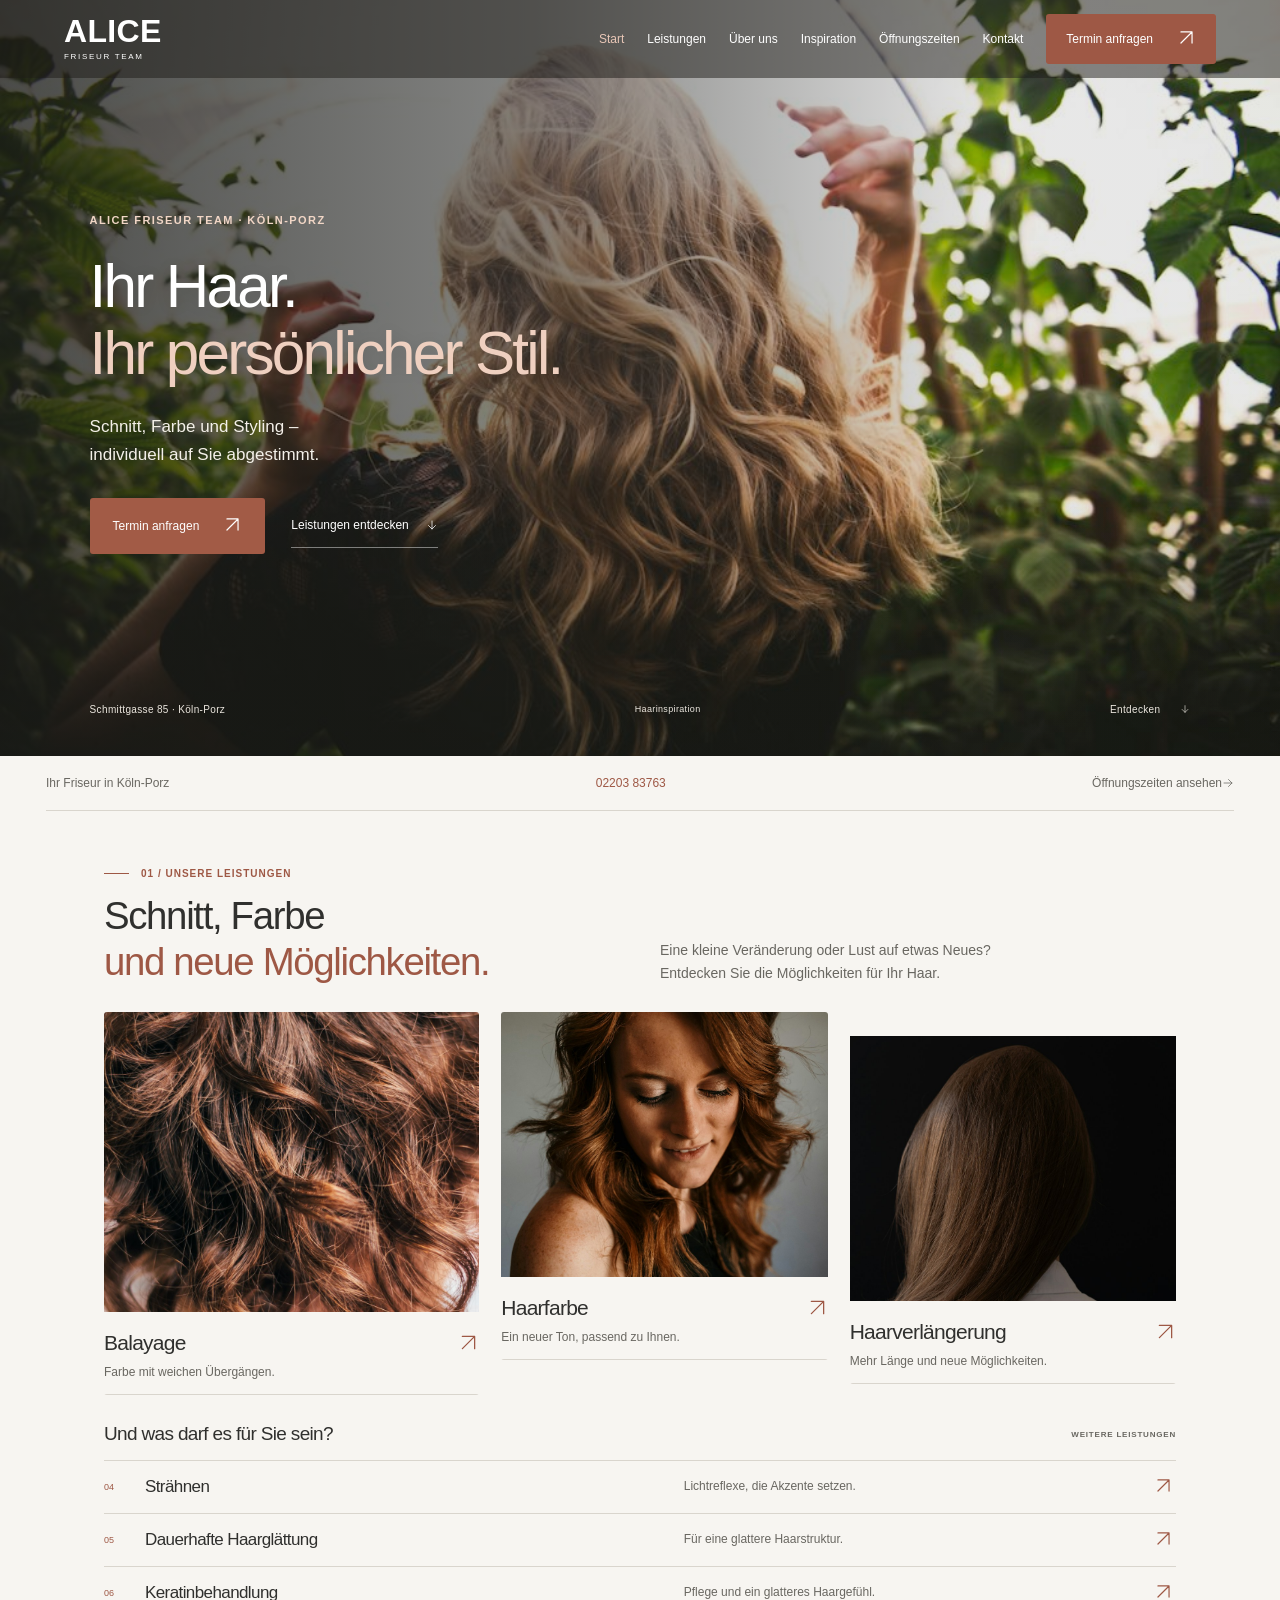
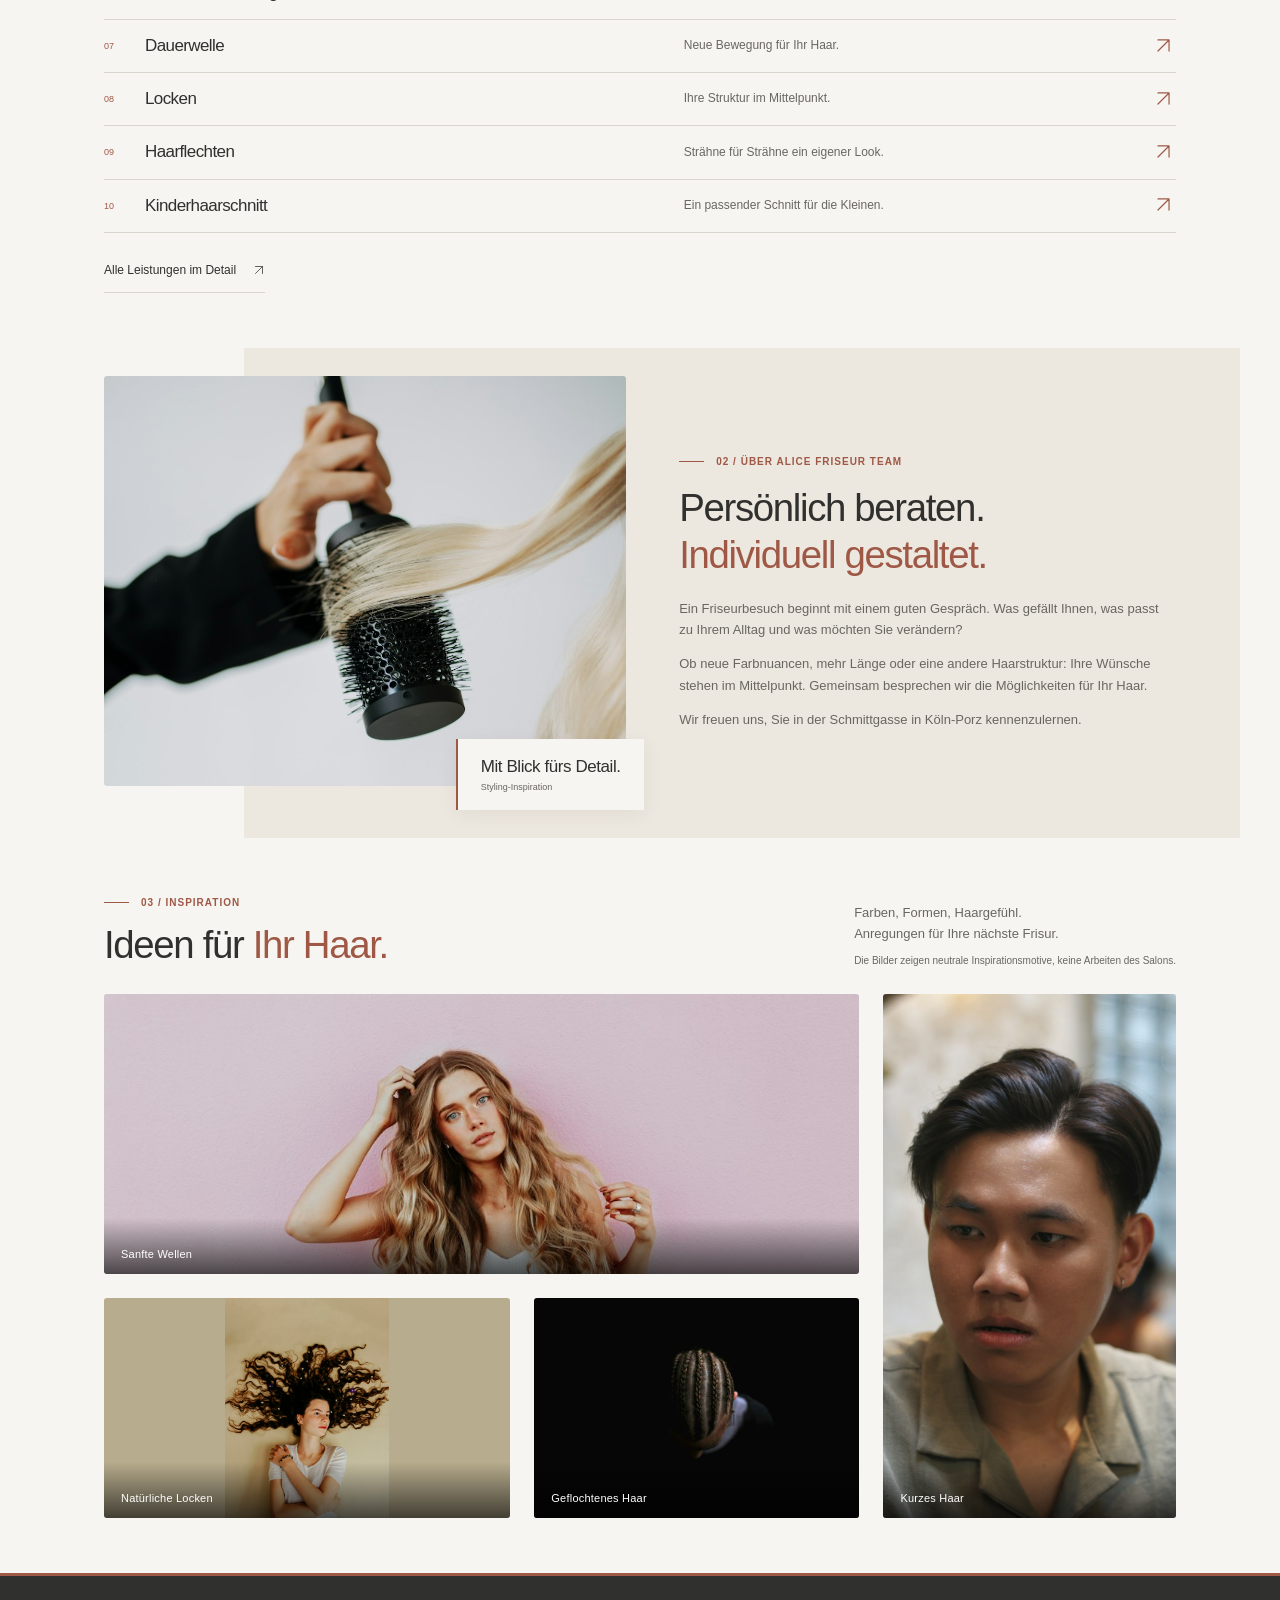
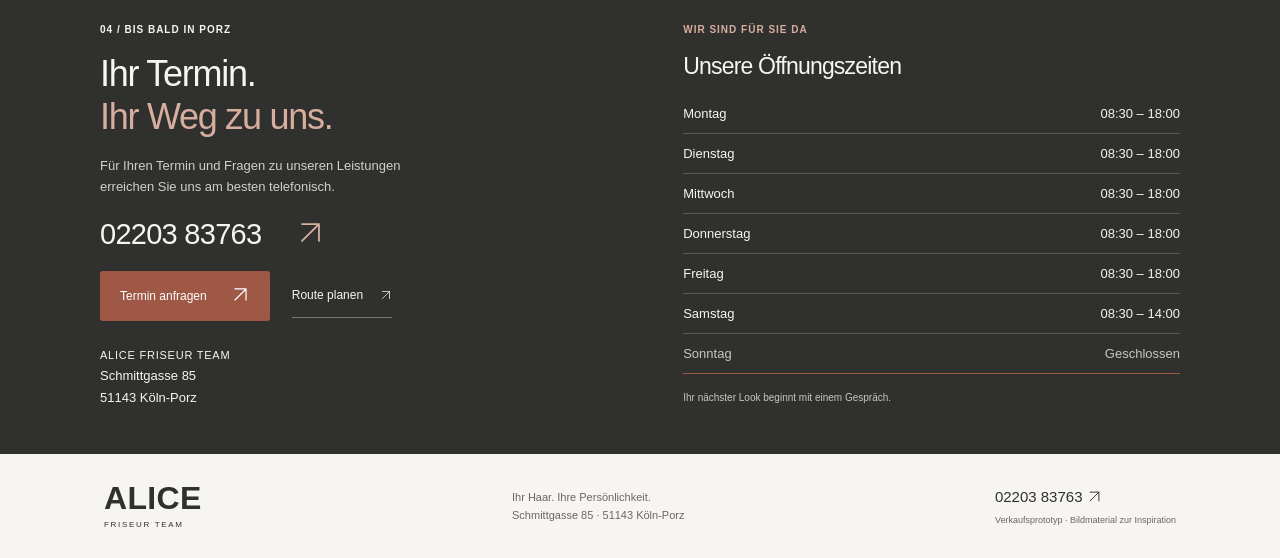
<file: index.html>
<!doctype html><html lang="de"><head><meta charset="UTF-8"><meta name="viewport" content="width=device-width, initial-scale=1"><meta name="theme-color" content="#f7f5f1"><title>Alice Friseur Team | Friseur in Köln-Porz</title><meta name="description" content="Alice Friseur Team in Köln-Porz – Friseursalon für Balayage, Haarfarbe, Extensions, Keratinbehandlungen, Locken und weitere Haarstylings."><link rel="icon" href="assets/favicon.svg" type="image/svg+xml"><link rel="stylesheet" href="style.css"><script src="script.js?v=2" defer></script></head><body class="home"><a class="skip-link" href="#inhalt">Zum Inhalt springen</a><header class="site-header"><a class="brand" href="index.html" aria-label="Alice Friseur Team – Startseite">ALICE<span>FRISEUR TEAM</span></a><button class="menu-toggle" aria-expanded="false" aria-controls="navigation"><span></span><span></span><span class="sr-only">Menü öffnen</span></button><nav id="navigation" aria-label="Hauptnavigation"><a href="index.html" aria-current="page">Start</a><a href="leistungen.html" >Leistungen</a><a href="index.html#ueber-uns">Über uns</a><a href="index.html#inspiration">Inspiration</a><a href="index.html#oeffnungszeiten">Öffnungszeiten</a><a href="index.html#kontakt">Kontakt</a><a class="button nav-cta" href="tel:+49220383763">Termin anfragen <span aria-hidden="true"><svg class="arrow-icon" xmlns="http://www.w3.org/2000/svg" viewBox="0 0 24 24" fill="none" stroke="currentColor" stroke-width="1.5" stroke-linecap="round" stroke-linejoin="round" aria-hidden="true" focusable="false"><path d="M5 19 19 5M5 5h14v14"/></svg></span></a></nav></header><main id="inhalt"><section class="hero"><img class="hero-image" src="assets/look-1.jpg" alt="Inspiration: langes blondes Haar mit sanften Wellen in natürlichem Licht" width="1000" height="668" fetchpriority="high" decoding="async"><div class="hero-copy"><p class="eyebrow">Alice Friseur Team · Köln-Porz</p><h1>Ihr Haar.<br><em>Ihr persönlicher Stil.</em></h1><p>Schnitt, Farbe und Styling –<br>individuell auf Sie abgestimmt.</p><div class="hero-actions"><a class="button" href="tel:+49220383763">Termin anfragen <span aria-hidden="true"><svg class="arrow-icon" xmlns="http://www.w3.org/2000/svg" viewBox="0 0 24 24" fill="none" stroke="currentColor" stroke-width="1.5" stroke-linecap="round" stroke-linejoin="round" aria-hidden="true" focusable="false"><path d="M5 19 19 5M5 5h14v14"/></svg></span></a><a class="text-link" href="#leistungen">Leistungen entdecken <span aria-hidden="true"><svg class="arrow-icon" xmlns="http://www.w3.org/2000/svg" viewBox="0 0 24 24" fill="none" stroke="currentColor" stroke-width="1.5" stroke-linecap="round" stroke-linejoin="round" aria-hidden="true" focusable="false"><path d="M12 4v16M5 13l7 7 7-7"/></svg></span></a></div></div><div class="hero-foot"><a href="#kontakt">Schmittgasse 85 · Köln-Porz</a><span>Haarinspiration</span><a href="#leistungen" aria-label="Unsere Leistungen entdecken">Entdecken <span aria-hidden="true"><svg class="arrow-icon" xmlns="http://www.w3.org/2000/svg" viewBox="0 0 24 24" fill="none" stroke="currentColor" stroke-width="1.5" stroke-linecap="round" stroke-linejoin="round" aria-hidden="true" focusable="false"><path d="M12 4v16M5 13l7 7 7-7"/></svg></span></a></div></section><div class="statement-strip"><span>Ihr Friseur in Köln-Porz</span><a href="tel:+49220383763">02203 83763</a><a href="#oeffnungszeiten">Öffnungszeiten ansehen <svg class="arrow-icon" xmlns="http://www.w3.org/2000/svg" viewBox="0 0 24 24" fill="none" stroke="currentColor" stroke-width="1.5" stroke-linecap="round" stroke-linejoin="round" aria-hidden="true" focusable="false"><path d="M4 12h16M13 5l7 7-7 7"/></svg></a></div><section class="services section" id="leistungen"><div class="section-heading"><p class="eyebrow">01 / UNSERE LEISTUNGEN</p><h2>Schnitt, Farbe<br><em>und neue Möglichkeiten.</em></h2><p>Eine kleine Veränderung oder Lust auf etwas Neues? Entdecken Sie die Möglichkeiten für Ihr Haar.</p></div><div class="featured-services"><a class="featured-balayage" href="leistungen.html#balayage"><img src="assets/look-5.jpg" alt="Inspiration: warme Farbnuancen und Bewegung im Haar" width="1000" height="1500" loading="lazy" decoding="async"><div class="feature-photo-caption"><h3>Balayage <span aria-hidden="true"><svg class="arrow-icon" xmlns="http://www.w3.org/2000/svg" viewBox="0 0 24 24" fill="none" stroke="currentColor" stroke-width="1.5" stroke-linecap="round" stroke-linejoin="round" aria-hidden="true" focusable="false"><path d="M5 19 19 5M5 5h14v14"/></svg></span></h3><p>Farbe mit weichen Übergängen.</p></div></a><a class="featured-color" href="leistungen.html#haarfaerbung"><img src="assets/look-4.jpg" alt="Inspiration: warmes kupferbraunes Haar" width="1000" height="1500" loading="lazy" decoding="async"><div class="feature-photo-caption"><h3>Haarfarbe <span aria-hidden="true"><svg class="arrow-icon" xmlns="http://www.w3.org/2000/svg" viewBox="0 0 24 24" fill="none" stroke="currentColor" stroke-width="1.5" stroke-linecap="round" stroke-linejoin="round" aria-hidden="true" focusable="false"><path d="M5 19 19 5M5 5h14v14"/></svg></span></h3><p>Ein neuer Ton, passend zu Ihnen.</p></div></a><a class="featured-length" href="leistungen.html#extensions"><img src="assets/look-8.jpg" alt="Inspiration: langes glattes braunes Haar" width="1000" height="1500" loading="lazy" decoding="async"><div class="feature-photo-caption"><h3>Haarverlängerung <span aria-hidden="true"><svg class="arrow-icon" xmlns="http://www.w3.org/2000/svg" viewBox="0 0 24 24" fill="none" stroke="currentColor" stroke-width="1.5" stroke-linecap="round" stroke-linejoin="round" aria-hidden="true" focusable="false"><path d="M5 19 19 5M5 5h14v14"/></svg></span></h3><p>Mehr Länge und neue Möglichkeiten.</p></div></a></div><div class="more-heading"><h3>Und was darf es für Sie sein?</h3><span class="eyebrow">WEITERE LEISTUNGEN</span></div><div class="services-list"><a class="service-row" href="leistungen.html#highlights"><span class="service-number">04</span><h3>Strähnen</h3><p>Lichtreflexe, die Akzente setzen.</p><span class="row-arrow" aria-hidden="true"><svg class="arrow-icon" xmlns="http://www.w3.org/2000/svg" viewBox="0 0 24 24" fill="none" stroke="currentColor" stroke-width="1.5" stroke-linecap="round" stroke-linejoin="round" aria-hidden="true" focusable="false"><path d="M5 19 19 5M5 5h14v14"/></svg></span></a><a class="service-row" href="leistungen.html#haarglaettung"><span class="service-number">05</span><h3>Dauerhafte Haarglättung</h3><p>Für eine glattere Haarstruktur.</p><span class="row-arrow" aria-hidden="true"><svg class="arrow-icon" xmlns="http://www.w3.org/2000/svg" viewBox="0 0 24 24" fill="none" stroke="currentColor" stroke-width="1.5" stroke-linecap="round" stroke-linejoin="round" aria-hidden="true" focusable="false"><path d="M5 19 19 5M5 5h14v14"/></svg></span></a><a class="service-row" href="leistungen.html#keratinbehandlung"><span class="service-number">06</span><h3>Keratinbehandlung</h3><p>Pflege und ein glatteres Haargefühl.</p><span class="row-arrow" aria-hidden="true"><svg class="arrow-icon" xmlns="http://www.w3.org/2000/svg" viewBox="0 0 24 24" fill="none" stroke="currentColor" stroke-width="1.5" stroke-linecap="round" stroke-linejoin="round" aria-hidden="true" focusable="false"><path d="M5 19 19 5M5 5h14v14"/></svg></span></a><a class="service-row" href="leistungen.html#dauerwelle"><span class="service-number">07</span><h3>Dauerwelle</h3><p>Neue Bewegung für Ihr Haar.</p><span class="row-arrow" aria-hidden="true"><svg class="arrow-icon" xmlns="http://www.w3.org/2000/svg" viewBox="0 0 24 24" fill="none" stroke="currentColor" stroke-width="1.5" stroke-linecap="round" stroke-linejoin="round" aria-hidden="true" focusable="false"><path d="M5 19 19 5M5 5h14v14"/></svg></span></a><a class="service-row" href="leistungen.html#locken"><span class="service-number">08</span><h3>Locken</h3><p>Ihre Struktur im Mittelpunkt.</p><span class="row-arrow" aria-hidden="true"><svg class="arrow-icon" xmlns="http://www.w3.org/2000/svg" viewBox="0 0 24 24" fill="none" stroke="currentColor" stroke-width="1.5" stroke-linecap="round" stroke-linejoin="round" aria-hidden="true" focusable="false"><path d="M5 19 19 5M5 5h14v14"/></svg></span></a><a class="service-row" href="leistungen.html#haarflechten"><span class="service-number">09</span><h3>Haarflechten</h3><p>Strähne für Strähne ein eigener Look.</p><span class="row-arrow" aria-hidden="true"><svg class="arrow-icon" xmlns="http://www.w3.org/2000/svg" viewBox="0 0 24 24" fill="none" stroke="currentColor" stroke-width="1.5" stroke-linecap="round" stroke-linejoin="round" aria-hidden="true" focusable="false"><path d="M5 19 19 5M5 5h14v14"/></svg></span></a><a class="service-row" href="leistungen.html#kinderhaarschnitt"><span class="service-number">10</span><h3>Kinderhaarschnitt</h3><p>Ein passender Schnitt für die Kleinen.</p><span class="row-arrow" aria-hidden="true"><svg class="arrow-icon" xmlns="http://www.w3.org/2000/svg" viewBox="0 0 24 24" fill="none" stroke="currentColor" stroke-width="1.5" stroke-linecap="round" stroke-linejoin="round" aria-hidden="true" focusable="false"><path d="M5 19 19 5M5 5h14v14"/></svg></span></a></div><a class="text-link all-services" href="leistungen.html">Alle Leistungen im Detail <span aria-hidden="true"><svg class="arrow-icon" xmlns="http://www.w3.org/2000/svg" viewBox="0 0 24 24" fill="none" stroke="currentColor" stroke-width="1.5" stroke-linecap="round" stroke-linejoin="round" aria-hidden="true" focusable="false"><path d="M5 19 19 5M5 5h14v14"/></svg></span></a></section><section class="about section" id="ueber-uns"><figure class="about-photo"><img src="assets/look-3.jpg" alt="Inspirationsmotiv: blondes Haar wird mit einer Rundbürste geföhnt" width="1000" height="1500" loading="lazy" decoding="async"><figcaption><span>Mit Blick fürs Detail.</span> Styling-Inspiration</figcaption></figure><div class="about-copy"><p class="eyebrow">02 / Über Alice Friseur Team</p><h2>Persönlich beraten.<br><em>Individuell gestaltet.</em></h2><p>Ein Friseurbesuch beginnt mit einem guten Gespräch. Was gefällt Ihnen, was passt zu Ihrem Alltag und was möchten Sie verändern?</p><p>Ob neue Farbnuancen, mehr Länge oder eine andere Haarstruktur: Ihre Wünsche stehen im Mittelpunkt. Gemeinsam besprechen wir die Möglichkeiten für Ihr Haar.</p><p>Wir freuen uns, Sie in der Schmittgasse in Köln-Porz kennenzulernen.</p></div></section><section class="inspiration section" id="inspiration"><div class="inspiration-heading"><div><p class="eyebrow">03 / Inspiration</p><h2>Ideen für <em>Ihr Haar.</em></h2></div><p>Farben, Formen, Haargefühl.<br>Anregungen für Ihre nächste Frisur.<br><small>Die Bilder zeigen neutrale Inspirationsmotive, keine Arbeiten des Salons.</small></p></div><div class="gallery"><figure><img src="assets/look-2.jpg" alt="Inspiration: Lange blonde Wellen vor rosafarbenem Hintergrund" width="1000" height="667" loading="lazy" decoding="async"><figcaption>Sanfte Wellen</figcaption></figure><figure><img src="assets/look-9.jpg" alt="Inspiration: Herrenfrisur mit kurzem dunklem Haar" width="1000" height="1350" loading="lazy" decoding="async"><figcaption>Kurzes Haar</figcaption></figure><figure><img src="assets/look-6.jpg" alt="Inspiration: Dunkle Naturlocken in Bewegung" width="1000" height="1343" loading="lazy" decoding="async"><figcaption>Natürliche Locken</figcaption></figure><figure><img src="assets/look-7.jpg" alt="Inspiration: Detail einer geflochtenen Frisur" width="1000" height="667" loading="lazy" decoding="async"><figcaption>Geflochtenes Haar</figcaption></figure></div></section><section class="visit section" id="kontakt"><div class="visit-intro"><p class="eyebrow">04 / BIS BALD IN PORZ</p><h2>Ihr Termin.<br><em>Ihr Weg zu uns.</em></h2><p>Für Ihren Termin und Fragen zu unseren Leistungen erreichen Sie uns am besten telefonisch.</p><a class="phone-link" href="tel:+49220383763">02203 83763 <span aria-hidden="true"><svg class="arrow-icon" xmlns="http://www.w3.org/2000/svg" viewBox="0 0 24 24" fill="none" stroke="currentColor" stroke-width="1.5" stroke-linecap="round" stroke-linejoin="round" aria-hidden="true" focusable="false"><path d="M5 19 19 5M5 5h14v14"/></svg></span></a><div class="contact-actions"><a class="button" href="tel:+49220383763">Termin anfragen <span aria-hidden="true"><svg class="arrow-icon" xmlns="http://www.w3.org/2000/svg" viewBox="0 0 24 24" fill="none" stroke="currentColor" stroke-width="1.5" stroke-linecap="round" stroke-linejoin="round" aria-hidden="true" focusable="false"><path d="M5 19 19 5M5 5h14v14"/></svg></span></a><a class="text-link" href="https://www.google.com/maps/dir/?api=1&destination=Schmittgasse%2085%2C%2051143%20K%C3%B6ln" target="_blank" rel="noopener noreferrer">Route planen <span aria-hidden="true"><svg class="arrow-icon" xmlns="http://www.w3.org/2000/svg" viewBox="0 0 24 24" fill="none" stroke="currentColor" stroke-width="1.5" stroke-linecap="round" stroke-linejoin="round" aria-hidden="true" focusable="false"><path d="M5 19 19 5M5 5h14v14"/></svg></span><span class="sr-only"> (öffnet einen neuen Tab)</span></a></div><address><strong>ALICE FRISEUR TEAM</strong><br>Schmittgasse 85<br>51143 Köln-Porz</address></div><div class="hours" id="oeffnungszeiten"><p class="eyebrow">WIR SIND FÜR SIE DA</p><h3>Unsere Öffnungszeiten</h3><dl><div><dt>Montag</dt><dd>08:30 – 18:00</dd></div><div><dt>Dienstag</dt><dd>08:30 – 18:00</dd></div><div><dt>Mittwoch</dt><dd>08:30 – 18:00</dd></div><div><dt>Donnerstag</dt><dd>08:30 – 18:00</dd></div><div><dt>Freitag</dt><dd>08:30 – 18:00</dd></div><div><dt>Samstag</dt><dd>08:30 – 14:00</dd></div><div class="closed"><dt>Sonntag</dt><dd>Geschlossen</dd></div></dl><p class="hours-note">Ihr nächster Look beginnt mit einem Gespräch.</p></div></section></main><footer><a class="brand" href="index.html">ALICE<span>FRISEUR TEAM</span></a><p>Ihr Haar. Ihre Persönlichkeit.<br>Schmittgasse 85 · 51143 Köln-Porz</p><div><a href="tel:+49220383763">02203 83763 <svg class="arrow-icon" xmlns="http://www.w3.org/2000/svg" viewBox="0 0 24 24" fill="none" stroke="currentColor" stroke-width="1.5" stroke-linecap="round" stroke-linejoin="round" aria-hidden="true" focusable="false"><path d="M5 19 19 5M5 5h14v14"/></svg></a><span class="prototype-note">Verkaufsprototyp · Bildmaterial zur Inspiration</span></div></footer></body></html>
</file>
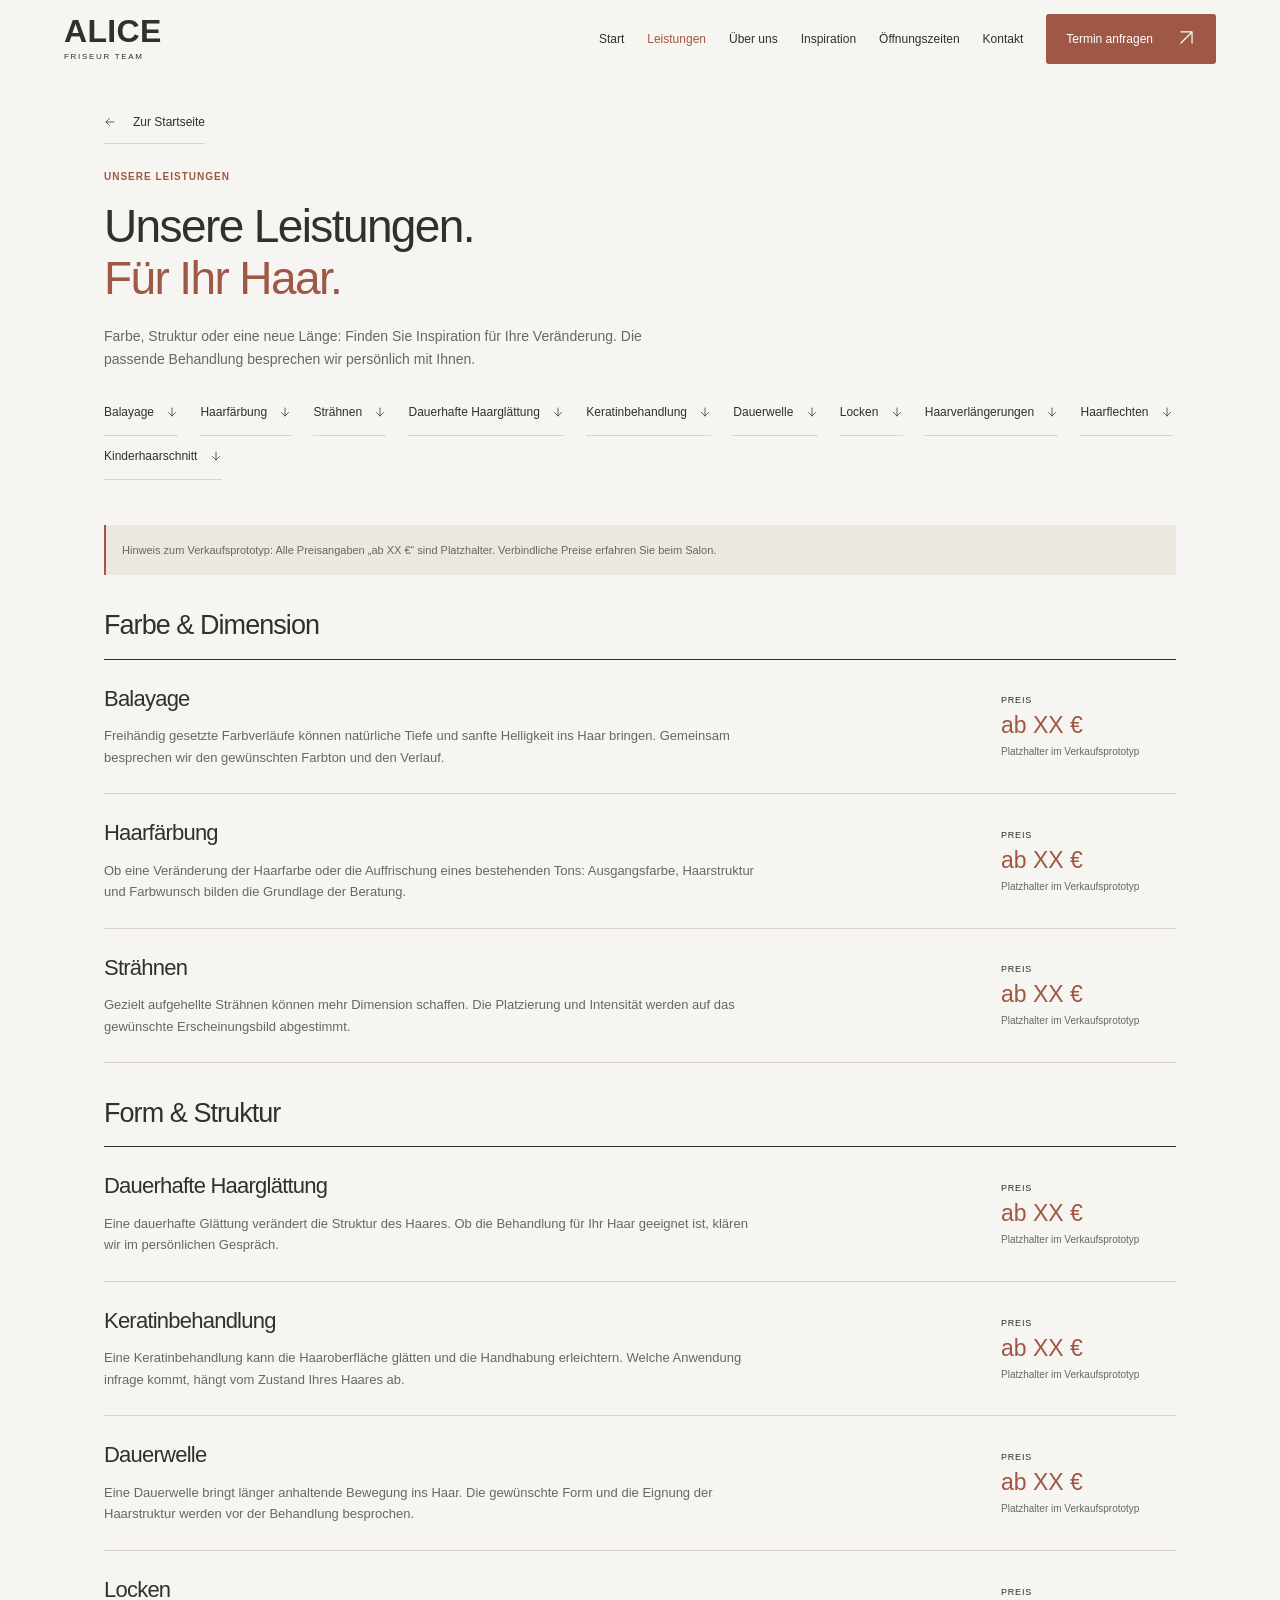
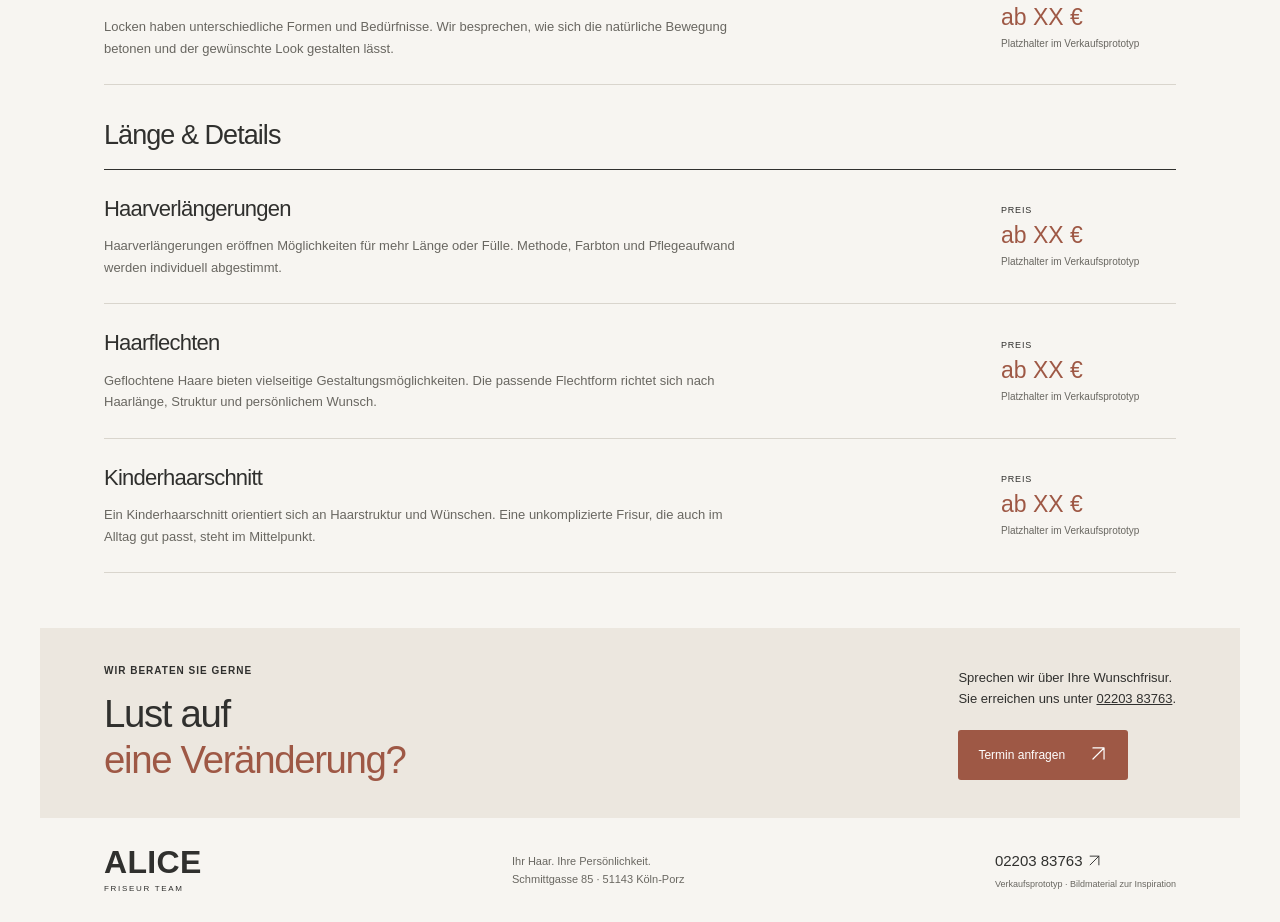
<file: leistungen.html>
<!doctype html><html lang="de"><head><meta charset="UTF-8"><meta name="viewport" content="width=device-width, initial-scale=1"><meta name="theme-color" content="#f7f5f1"><title>Leistungen | Alice Friseur Team in Köln-Porz</title><meta name="description" content="Entdecken Sie alle Leistungen von Alice Friseur Team: Balayage, Haarfarbe, Strähnen, Haarverlängerungen, Locken und mehr in Köln-Porz."><link rel="icon" href="assets/favicon.svg" type="image/svg+xml"><link rel="stylesheet" href="style.css"><script src="script.js?v=2" defer></script></head><body><a class="skip-link" href="#inhalt">Zum Inhalt springen</a><header class="site-header"><a class="brand" href="index.html" aria-label="Alice Friseur Team – Startseite">ALICE<span>FRISEUR TEAM</span></a><button class="menu-toggle" aria-expanded="false" aria-controls="navigation"><span></span><span></span><span class="sr-only">Menü öffnen</span></button><nav id="navigation" aria-label="Hauptnavigation"><a href="index.html" >Start</a><a href="leistungen.html" aria-current="page">Leistungen</a><a href="index.html#ueber-uns">Über uns</a><a href="index.html#inspiration">Inspiration</a><a href="index.html#oeffnungszeiten">Öffnungszeiten</a><a href="index.html#kontakt">Kontakt</a><a class="button nav-cta" href="tel:+49220383763">Termin anfragen <span aria-hidden="true"><svg class="arrow-icon" xmlns="http://www.w3.org/2000/svg" viewBox="0 0 24 24" fill="none" stroke="currentColor" stroke-width="1.5" stroke-linecap="round" stroke-linejoin="round" aria-hidden="true" focusable="false"><path d="M5 19 19 5M5 5h14v14"/></svg></span></a></nav></header><main id="inhalt"><section class="detail-hero section"><a class="text-link" href="index.html"><svg class="arrow-icon" xmlns="http://www.w3.org/2000/svg" viewBox="0 0 24 24" fill="none" stroke="currentColor" stroke-width="1.5" stroke-linecap="round" stroke-linejoin="round" aria-hidden="true" focusable="false"><path d="M20 12H4M11 5l-7 7 7 7"/></svg> Zur Startseite</a><p class="eyebrow">UNSERE LEISTUNGEN</p><h1>Unsere Leistungen.<br><em>Für Ihr Haar.</em></h1><p>Farbe, Struktur oder eine neue Länge: Finden Sie Inspiration für Ihre Veränderung. Die passende Behandlung besprechen wir persönlich mit Ihnen.</p><nav class="service-jump" aria-label="Direkt zu einer Leistung"><a href="#balayage">Balayage <span aria-hidden="true"><svg class="arrow-icon" xmlns="http://www.w3.org/2000/svg" viewBox="0 0 24 24" fill="none" stroke="currentColor" stroke-width="1.5" stroke-linecap="round" stroke-linejoin="round" aria-hidden="true" focusable="false"><path d="M12 4v16M5 13l7 7 7-7"/></svg></span></a><a href="#haarfaerbung">Haarfärbung <span aria-hidden="true"><svg class="arrow-icon" xmlns="http://www.w3.org/2000/svg" viewBox="0 0 24 24" fill="none" stroke="currentColor" stroke-width="1.5" stroke-linecap="round" stroke-linejoin="round" aria-hidden="true" focusable="false"><path d="M12 4v16M5 13l7 7 7-7"/></svg></span></a><a href="#highlights">Strähnen <span aria-hidden="true"><svg class="arrow-icon" xmlns="http://www.w3.org/2000/svg" viewBox="0 0 24 24" fill="none" stroke="currentColor" stroke-width="1.5" stroke-linecap="round" stroke-linejoin="round" aria-hidden="true" focusable="false"><path d="M12 4v16M5 13l7 7 7-7"/></svg></span></a><a href="#haarglaettung">Dauerhafte Haarglättung <span aria-hidden="true"><svg class="arrow-icon" xmlns="http://www.w3.org/2000/svg" viewBox="0 0 24 24" fill="none" stroke="currentColor" stroke-width="1.5" stroke-linecap="round" stroke-linejoin="round" aria-hidden="true" focusable="false"><path d="M12 4v16M5 13l7 7 7-7"/></svg></span></a><a href="#keratinbehandlung">Keratinbehandlung <span aria-hidden="true"><svg class="arrow-icon" xmlns="http://www.w3.org/2000/svg" viewBox="0 0 24 24" fill="none" stroke="currentColor" stroke-width="1.5" stroke-linecap="round" stroke-linejoin="round" aria-hidden="true" focusable="false"><path d="M12 4v16M5 13l7 7 7-7"/></svg></span></a><a href="#dauerwelle">Dauerwelle <span aria-hidden="true"><svg class="arrow-icon" xmlns="http://www.w3.org/2000/svg" viewBox="0 0 24 24" fill="none" stroke="currentColor" stroke-width="1.5" stroke-linecap="round" stroke-linejoin="round" aria-hidden="true" focusable="false"><path d="M12 4v16M5 13l7 7 7-7"/></svg></span></a><a href="#locken">Locken <span aria-hidden="true"><svg class="arrow-icon" xmlns="http://www.w3.org/2000/svg" viewBox="0 0 24 24" fill="none" stroke="currentColor" stroke-width="1.5" stroke-linecap="round" stroke-linejoin="round" aria-hidden="true" focusable="false"><path d="M12 4v16M5 13l7 7 7-7"/></svg></span></a><a href="#extensions">Haarverlängerungen <span aria-hidden="true"><svg class="arrow-icon" xmlns="http://www.w3.org/2000/svg" viewBox="0 0 24 24" fill="none" stroke="currentColor" stroke-width="1.5" stroke-linecap="round" stroke-linejoin="round" aria-hidden="true" focusable="false"><path d="M12 4v16M5 13l7 7 7-7"/></svg></span></a><a href="#haarflechten">Haarflechten <span aria-hidden="true"><svg class="arrow-icon" xmlns="http://www.w3.org/2000/svg" viewBox="0 0 24 24" fill="none" stroke="currentColor" stroke-width="1.5" stroke-linecap="round" stroke-linejoin="round" aria-hidden="true" focusable="false"><path d="M12 4v16M5 13l7 7 7-7"/></svg></span></a><a href="#kinderhaarschnitt">Kinderhaarschnitt <span aria-hidden="true"><svg class="arrow-icon" xmlns="http://www.w3.org/2000/svg" viewBox="0 0 24 24" fill="none" stroke="currentColor" stroke-width="1.5" stroke-linecap="round" stroke-linejoin="round" aria-hidden="true" focusable="false"><path d="M12 4v16M5 13l7 7 7-7"/></svg></span></a></nav></section><div class="detail-content section"><p class="price-disclaimer">Hinweis zum Verkaufsprototyp: Alle Preisangaben „ab XX €“ sind Platzhalter. Verbindliche Preise erfahren Sie beim Salon.</p><section class="detail-group"><h2>Farbe & Dimension</h2><article class="detail-row" id="balayage"><div><h3>Balayage</h3><p>Freihändig gesetzte Farbverläufe können natürliche Tiefe und sanfte Helligkeit ins Haar bringen. Gemeinsam besprechen wir den gewünschten Farbton und den Verlauf.</p></div><div class="price"><span>PREIS</span><!-- PREISPLATZHALTER: Hier den bestätigten Salonpreis einsetzen. --><strong>ab XX €</strong><small>Platzhalter im Verkaufsprototyp</small></div></article><article class="detail-row" id="haarfaerbung"><div><h3>Haarfärbung</h3><p>Ob eine Veränderung der Haarfarbe oder die Auffrischung eines bestehenden Tons: Ausgangsfarbe, Haarstruktur und Farbwunsch bilden die Grundlage der Beratung.</p></div><div class="price"><span>PREIS</span><!-- PREISPLATZHALTER: Hier den bestätigten Salonpreis einsetzen. --><strong>ab XX €</strong><small>Platzhalter im Verkaufsprototyp</small></div></article><article class="detail-row" id="highlights"><div><h3>Strähnen</h3><p>Gezielt aufgehellte Strähnen können mehr Dimension schaffen. Die Platzierung und Intensität werden auf das gewünschte Erscheinungsbild abgestimmt.</p></div><div class="price"><span>PREIS</span><!-- PREISPLATZHALTER: Hier den bestätigten Salonpreis einsetzen. --><strong>ab XX €</strong><small>Platzhalter im Verkaufsprototyp</small></div></article></section><section class="detail-group"><h2>Form & Struktur</h2><article class="detail-row" id="haarglaettung"><div><h3>Dauerhafte Haarglättung</h3><p>Eine dauerhafte Glättung verändert die Struktur des Haares. Ob die Behandlung für Ihr Haar geeignet ist, klären wir im persönlichen Gespräch.</p></div><div class="price"><span>PREIS</span><!-- PREISPLATZHALTER: Hier den bestätigten Salonpreis einsetzen. --><strong>ab XX €</strong><small>Platzhalter im Verkaufsprototyp</small></div></article><article class="detail-row" id="keratinbehandlung"><div><h3>Keratinbehandlung</h3><p>Eine Keratinbehandlung kann die Haaroberfläche glätten und die Handhabung erleichtern. Welche Anwendung infrage kommt, hängt vom Zustand Ihres Haares ab.</p></div><div class="price"><span>PREIS</span><!-- PREISPLATZHALTER: Hier den bestätigten Salonpreis einsetzen. --><strong>ab XX €</strong><small>Platzhalter im Verkaufsprototyp</small></div></article><article class="detail-row" id="dauerwelle"><div><h3>Dauerwelle</h3><p>Eine Dauerwelle bringt länger anhaltende Bewegung ins Haar. Die gewünschte Form und die Eignung der Haarstruktur werden vor der Behandlung besprochen.</p></div><div class="price"><span>PREIS</span><!-- PREISPLATZHALTER: Hier den bestätigten Salonpreis einsetzen. --><strong>ab XX €</strong><small>Platzhalter im Verkaufsprototyp</small></div></article><article class="detail-row" id="locken"><div><h3>Locken</h3><p>Locken haben unterschiedliche Formen und Bedürfnisse. Wir besprechen, wie sich die natürliche Bewegung betonen und der gewünschte Look gestalten lässt.</p></div><div class="price"><span>PREIS</span><!-- PREISPLATZHALTER: Hier den bestätigten Salonpreis einsetzen. --><strong>ab XX €</strong><small>Platzhalter im Verkaufsprototyp</small></div></article></section><section class="detail-group"><h2>Länge & Details</h2><article class="detail-row" id="extensions"><div><h3>Haarverlängerungen</h3><p>Haarverlängerungen eröffnen Möglichkeiten für mehr Länge oder Fülle. Methode, Farbton und Pflegeaufwand werden individuell abgestimmt.</p></div><div class="price"><span>PREIS</span><!-- PREISPLATZHALTER: Hier den bestätigten Salonpreis einsetzen. --><strong>ab XX €</strong><small>Platzhalter im Verkaufsprototyp</small></div></article><article class="detail-row" id="haarflechten"><div><h3>Haarflechten</h3><p>Geflochtene Haare bieten vielseitige Gestaltungsmöglichkeiten. Die passende Flechtform richtet sich nach Haarlänge, Struktur und persönlichem Wunsch.</p></div><div class="price"><span>PREIS</span><!-- PREISPLATZHALTER: Hier den bestätigten Salonpreis einsetzen. --><strong>ab XX €</strong><small>Platzhalter im Verkaufsprototyp</small></div></article><article class="detail-row" id="kinderhaarschnitt"><div><h3>Kinderhaarschnitt</h3><p>Ein Kinderhaarschnitt orientiert sich an Haarstruktur und Wünschen. Eine unkomplizierte Frisur, die auch im Alltag gut passt, steht im Mittelpunkt.</p></div><div class="price"><span>PREIS</span><!-- PREISPLATZHALTER: Hier den bestätigten Salonpreis einsetzen. --><strong>ab XX €</strong><small>Platzhalter im Verkaufsprototyp</small></div></article></section></div><section class="detail-contact section"><div><p class="eyebrow">WIR BERATEN SIE GERNE</p><h2>Lust auf<br><em>eine Veränderung?</em></h2></div><div><p>Sprechen wir über Ihre Wunschfrisur.<br>Sie erreichen uns unter <a href="tel:+49220383763">02203 83763</a>.</p><a class="button" href="tel:+49220383763">Termin anfragen <span aria-hidden="true"><svg class="arrow-icon" xmlns="http://www.w3.org/2000/svg" viewBox="0 0 24 24" fill="none" stroke="currentColor" stroke-width="1.5" stroke-linecap="round" stroke-linejoin="round" aria-hidden="true" focusable="false"><path d="M5 19 19 5M5 5h14v14"/></svg></span></a></div></section></main><footer><a class="brand" href="index.html">ALICE<span>FRISEUR TEAM</span></a><p>Ihr Haar. Ihre Persönlichkeit.<br>Schmittgasse 85 · 51143 Köln-Porz</p><div><a href="tel:+49220383763">02203 83763 <svg class="arrow-icon" xmlns="http://www.w3.org/2000/svg" viewBox="0 0 24 24" fill="none" stroke="currentColor" stroke-width="1.5" stroke-linecap="round" stroke-linejoin="round" aria-hidden="true" focusable="false"><path d="M5 19 19 5M5 5h14v14"/></svg></a><span class="prototype-note">Verkaufsprototyp · Bildmaterial zur Inspiration</span></div></footer></body></html>
</file>
<file: style.css>
/* Alice Friseur Team — ruhige Typografie, warme Neutraltöne, lokale Bilder. */
:root{--paper:#f7f5f1;--ink:#30302e;--muted:#696761;--accent:#9e5845;--line:#d9d5cd;--sand:#ece7df;--dark:#30312f}*{box-sizing:border-box}html{scroll-behavior:smooth;scroll-padding-top:24px}body{margin:0;background:var(--paper);color:var(--ink);font-family:'Segoe UI',Arial,sans-serif;-webkit-font-smoothing:antialiased}a{color:inherit;text-decoration:none}button{font:inherit}img{display:block;width:100%;height:auto}h1,h2,h3,p,figure{margin:0}p{line-height:1.65}h1,h2,h3{font-weight:500;letter-spacing:-.035em}h1{font-size:clamp(34px,4.3vw,59px);line-height:1.14}h2{font-size:clamp(28px,3vw,40px);line-height:1.2}h3{font-size:21px;line-height:1.3}em{font-style:normal;color:var(--accent)}a:focus-visible,button:focus-visible{outline:3px solid var(--accent);outline-offset:5px}.sr-only{position:absolute;width:1px;height:1px;padding:0;margin:-1px;overflow:hidden;clip:rect(0,0,0,0);white-space:nowrap;border:0}.skip-link{position:fixed;left:20px;top:-100px;z-index:100;background:var(--ink);color:#fff;padding:15px}.skip-link:focus{top:12px}.site-header{height:78px;max-width:1320px;margin:auto;padding:0 5%;display:flex;align-items:center;justify-content:space-between;gap:22px}.brand{font-size:32px;font-weight:650;letter-spacing:.01em;line-height:.9}.brand span{display:block;font-size:8px;font-weight:500;letter-spacing:.21em;margin-top:8px}.site-header nav{display:flex;align-items:center;gap:23px;font-size:12px}.site-header nav>a:not(.button){padding:15px 0}.site-header nav>a[aria-current]{color:var(--accent)}.button{display:inline-flex;align-items:center;justify-content:space-between;gap:24px;min-height:46px;padding:14px 20px;background:var(--accent);color:#fff;font-size:12px;border-radius:3px;transition:background .2s}.button:hover{background:#7f4637}.button span{font-size:19px}.menu-toggle{display:none}.section{max-width:1200px;margin:auto;padding:55px 5%}.eyebrow{font-size:10px;letter-spacing:.1em;font-weight:600;text-transform:uppercase;line-height:1.5}.text-link{display:inline-flex;align-items:center;gap:17px;min-height:44px;font-size:12px;border-bottom:1px solid var(--line)}.text-link:hover{color:var(--accent);border-color:var(--accent)}
.hero{max-width:1320px;margin:auto;padding:32px 5% 35px;display:grid;grid-template-columns:1fr 1.08fr;gap:6%;align-items:center}.hero-copy>.eyebrow{color:var(--accent);margin-bottom:22px}.hero h1{margin-bottom:22px}.hero-copy>p:not(.eyebrow){font-size:15px;max-width:390px;color:var(--muted)}.hero-actions{display:flex;gap:22px;align-items:center;flex-wrap:wrap;margin-top:24px}.hero-address{display:inline-block;margin-top:27px;font-size:11px;color:var(--muted)}.hero-figure{position:relative}.hero-image{aspect-ratio:1.12;object-fit:cover;object-position:center;border-radius:3px}.hero-figure figcaption{font-size:10px;color:var(--muted);padding-top:12px}.statement-strip{max-width:1188px;margin:auto;display:flex;justify-content:space-between;gap:20px;padding:16px 0;border-top:1px solid var(--line);border-bottom:1px solid var(--line);font-size:12px;color:var(--muted)}.statement-strip a{min-height:30px;display:flex;align-items:center}.statement-strip>span{align-self:center}.section-heading{display:grid;grid-template-columns:1fr 1fr;gap:12px 40px;align-items:end;margin-bottom:27px}.section-heading>.eyebrow{grid-column:1/-1;color:var(--accent)}.section-heading>p:last-child{font-size:14px;color:var(--muted);max-width:360px}.featured-services{display:grid;grid-template-columns:repeat(3,minmax(0,1fr));gap:22px}.featured-services>a{display:block;background:#f0ede7;border-radius:3px;overflow:hidden;transition:background .25s}.featured-services>a:hover{background:#e9e3d9}.featured-services img{height:245px;object-fit:cover;object-position:center 37%}.feature-photo-caption{padding:17px 18px 19px}.feature-photo-caption h3{display:flex;justify-content:space-between;align-items:center;gap:10px;font-size:21px}.feature-photo-caption h3>span{color:var(--accent);font-size:21px}.feature-photo-caption p{font-size:12px;margin-top:7px;color:var(--muted)}.more-heading{display:flex;justify-content:space-between;gap:20px;align-items:center;margin:30px 0 13px}.more-heading h3{font-size:19px}.more-heading>.eyebrow{font-size:8px;color:var(--muted)}.services-list{border-top:1px solid var(--line)}.service-row{display:grid;grid-template-columns:27px 1.15fr 1fr 22px;gap:14px;align-items:center;padding:15px 0;border-bottom:1px solid var(--line);transition:background .2s}.service-row:hover{background:var(--sand)}.service-number{font-size:9px;color:var(--accent)}.service-row h3{font-size:17px}.service-row p{font-size:12px;color:var(--muted)}.row-arrow{font-size:19px;color:var(--accent)}.all-services{margin-top:16px}.about{display:grid;grid-template-columns:.85fr 1.15fr;gap:6%;align-items:center;background:var(--sand);padding-top:35px;padding-bottom:35px}.about-photo img{height:330px;object-fit:cover;object-position:center 43%;border-radius:3px}.about-photo figcaption{font-size:9px;color:var(--muted);padding-top:9px}.about-copy>.eyebrow{color:var(--accent)}.about h2{margin:16px 0 20px}.about-copy>p:not(.eyebrow){font-size:13px;color:var(--muted);margin-top:13px;max-width:480px}.inspiration-heading{display:flex;justify-content:space-between;align-items:end;gap:35px;margin-bottom:26px}.inspiration-heading h2{margin-top:12px}.inspiration-heading .eyebrow{color:var(--accent)}.inspiration-heading>p{font-size:13px;max-width:365px;color:var(--muted)}.inspiration-heading small{display:block;font-size:10px;margin-top:8px;line-height:1.5}.gallery{display:grid;grid-template-columns:1.2fr .8fr .9fr 1.1fr;gap:18px;align-items:start}.gallery img{height:265px;object-fit:cover;border-radius:3px}.gallery figure:nth-child(1) img{object-position:48% 45%}.gallery figure:nth-child(2) img{object-position:center 28%}.gallery figure:nth-child(3) img{object-fit:contain;background:#d1c7af}.gallery figure:nth-child(4) img{object-fit:contain;background:#090909}.gallery figcaption{font-size:11px;color:var(--muted);padding-top:10px}.visit{max-width:none;background:var(--dark);color:var(--paper);display:grid;grid-template-columns:1fr 1fr;gap:8%;padding:46px max(5%,calc((100% - 1080px)/2))}.visit em{color:#d7ae9e}.visit h2{font-size:36px;margin:15px 0 17px}.visit-intro>p:not(.eyebrow){font-size:13px;color:#d0cfca;max-width:355px}.phone-link{font-size:29px;letter-spacing:-.025em;display:flex;align-items:center;gap:35px;margin:20px 0}.phone-link span{color:#d7ae9e}.contact-actions{display:flex;align-items:center;gap:22px;flex-wrap:wrap}.visit .text-link{border-color:#7a7a73}.visit .text-link:hover{color:#e4c5b7}.visit a:focus-visible{outline-color:#fff}address{font-style:normal;font-size:13px;line-height:1.65;margin-top:23px}address strong{font-weight:500;font-size:11px;letter-spacing:.07em}.hours h3{font-size:23px;margin:15px 0 12px}.hours dl{margin:0}.hours dl>div{display:flex;justify-content:space-between;gap:20px;border-bottom:1px solid #575851;padding:12px 0;font-size:13px}.hours dd{margin:0;font-variant-numeric:tabular-nums}.closed{color:#c7c7bf}.hours-note{font-size:10px;color:#c7c7bf;margin-top:16px}footer{max-width:1200px;margin:auto;padding:30px 5%;display:flex;align-items:center;justify-content:space-between;gap:25px}footer p{font-size:11px;color:var(--muted)}footer>div>a{font-size:15px}.prototype-note{display:block;font-size:9px;color:var(--muted);margin-top:9px}
.detail-hero{padding-top:22px;padding-bottom:30px}.detail-hero>.eyebrow{margin:25px 0 16px;color:var(--accent)}.detail-hero h1{font-size:46px}.detail-hero>p:not(.eyebrow){max-width:570px;font-size:14px;color:var(--muted);margin-top:20px}.service-jump{display:flex;flex-wrap:wrap;gap:0 22px;margin-top:21px}.service-jump a{font-size:12px;min-height:44px;padding:13px 0;border-bottom:1px solid var(--line)}.service-jump span{margin-left:9px}.detail-content{padding-top:15px}.price-disclaimer{padding:16px;background:var(--sand);font-size:11px;color:var(--muted);border-left:2px solid var(--accent)}.detail-group{margin-top:34px}.detail-group h2{font-size:27px;border-bottom:1px solid var(--ink);padding-bottom:17px}.detail-row{display:grid;grid-template-columns:1fr 175px;gap:7%;padding:25px 0;border-bottom:1px solid var(--line);scroll-margin-top:24px}.detail-row h3{font-size:22px}.detail-row p{font-size:13px;color:var(--muted);margin-top:12px;max-width:650px}.price{display:flex;flex-direction:column;gap:7px;align-self:center}.price>span{font-size:9px;letter-spacing:.09em}.price strong{font-size:23px;font-weight:500;color:var(--accent)}.price small{font-size:10px;color:var(--muted)}.detail-contact{display:flex;align-items:center;justify-content:space-between;gap:40px;background:var(--sand);padding-top:35px;padding-bottom:35px}.detail-contact h2{margin-top:13px}.detail-contact p:not(.eyebrow){font-size:13px;margin-bottom:20px}.detail-contact p a{text-decoration:underline}
@media(max-width:1200px){.statement-strip{margin-left:5%;margin-right:5%}.site-header nav{gap:17px}.featured-services img{height:220px}.gallery img{height:235px}}@media(max-width:900px){.site-header{height:72px}.menu-toggle{display:flex;flex-direction:column;justify-content:center;gap:6px;background:none;border:1px solid var(--line);width:44px;height:44px;padding:11px;z-index:20}.menu-toggle>span:not(.sr-only){height:1px;width:20px;background:var(--ink);transition:transform .2s}.menu-toggle[aria-expanded=true]>span:first-child{transform:translateY(3.5px) rotate(45deg)}.menu-toggle[aria-expanded=true]>span:nth-child(2){transform:translateY(-3.5px) rotate(-45deg)}.site-header nav{display:none;position:absolute;top:72px;left:0;right:0;background:var(--paper);padding:17px 5% 23px;z-index:10;border-bottom:1px solid var(--line)}.site-header nav.is-open{display:flex;align-items:stretch;flex-direction:column;gap:0}.site-header nav>a:not(.button){font-size:14px;padding:12px 0;min-height:44px}.site-header nav>.button{align-self:start;margin-top:10px}.hero{gap:4%;padding-top:24px}.hero h1{font-size:38px}.hero-copy>p:not(.eyebrow){font-size:13px}.hero-actions{gap:10px;margin-top:18px}.hero-address{margin-top:18px;font-size:10px}.hero-image{aspect-ratio:.85}.section{padding:40px 5%}.featured-services{gap:15px}.featured-services img{height:195px}.feature-photo-caption{padding:15px 13px}.feature-photo-caption h3{font-size:18px}.feature-photo-caption p{font-size:11px}.gallery{grid-template-columns:repeat(2,minmax(0,1fr));gap:22px}.gallery img{height:280px}.about-photo img{height:320px}.visit{padding:38px 5%;gap:6%}.visit h2{font-size:32px}}
@media(max-width:600px){.site-header{padding:0 6%;height:68px}.site-header nav{top:68px;padding-left:6%;padding-right:6%}.brand{font-size:29px}.hero{display:flex;flex-direction:column;align-items:stretch;padding:23px 6% 25px;gap:25px}.hero-copy>.eyebrow{font-size:9px;margin-bottom:14px}.hero h1{font-size:35px;margin-bottom:16px}.hero-copy>p:not(.eyebrow){font-size:13px;max-width:100%}.hero-actions{gap:16px}.button{min-height:46px;padding:13px 15px;font-size:11px;gap:16px}.text-link{font-size:11px;gap:11px}.hero-address{margin-top:16px;font-size:10px}.hero-image{aspect-ratio:1.3;object-position:center}.hero-figure figcaption{font-size:9px;padding-top:8px}.statement-strip{margin:0 6%;padding:12px 0;flex-wrap:wrap;gap:3px 18px;font-size:10px;justify-content:space-between}.statement-strip>span{flex-basis:100%}.statement-strip a{min-height:38px}.section{padding:33px 6%}h2{font-size:29px}.section-heading{grid-template-columns:1fr;gap:11px;margin-bottom:22px}.section-heading>p:last-child{font-size:13px;max-width:100%}.eyebrow{font-size:9px}.featured-services{grid-template-columns:1fr;gap:13px}.featured-services>a{display:grid;grid-template-columns:34% 1fr;align-items:center}.featured-services img{height:135px;object-position:center 35%}.feature-photo-caption{padding:15px}.feature-photo-caption h3{font-size:19px}.feature-photo-caption p{font-size:11px;line-height:1.5}.more-heading{display:block;margin:24px 0 12px}.more-heading h3{font-size:18px}.more-heading>.eyebrow{display:block;margin-top:7px}.service-row{grid-template-columns:19px 1fr 20px;gap:6px;padding:13px 0}.service-row h3{font-size:16px;overflow-wrap:anywhere}.service-row p{grid-column:2;grid-row:2;font-size:11px}.row-arrow{grid-column:3;grid-row:1/3}.all-services{margin-top:12px}.about{grid-template-columns:1fr;gap:22px}.about-photo img{height:215px;object-position:center 32%}.about-photo figcaption{font-size:8px}.about h2{margin:13px 0 17px}.about-copy>p:not(.eyebrow){font-size:13px}.inspiration-heading{display:block;margin-bottom:20px}.inspiration-heading h2{margin-top:10px}.inspiration-heading>p{font-size:12px;margin-top:14px}.inspiration-heading small{font-size:9px}.gallery{gap:19px 12px}.gallery img{height:195px}.gallery figcaption{font-size:10px;padding-top:8px}.gallery figure:nth-child(1) img{object-position:50% 40%}.visit{grid-template-columns:1fr;padding:33px 6%;gap:32px}.visit h2{font-size:31px}.phone-link{font-size:28px;margin:18px 0}.contact-actions{gap:19px}.hours h3{font-size:23px}.hours dl>div{padding:11px 0;font-size:12px}footer{display:grid;grid-template-columns:1fr 1fr;padding:25px 6%;gap:23px}footer p{font-size:10px}footer>div{grid-column:1/-1}.detail-hero{padding-top:18px}.detail-hero h1{font-size:34px}.detail-hero>p:not(.eyebrow){font-size:13px}.service-jump{gap:0 17px}.service-jump a{font-size:11px}.detail-content{padding-top:8px}.detail-group{margin-top:27px}.detail-group h2{font-size:25px}.detail-row{grid-template-columns:1fr;gap:18px;padding:22px 0}.detail-row h3{font-size:21px;overflow-wrap:anywhere}.detail-row p{font-size:13px}.price{display:grid;grid-template-columns:auto 1fr;gap:6px 15px;align-items:center}.price small{grid-column:1/-1}.detail-contact{display:block}.detail-contact>div+div{margin-top:23px}}@media(max-width:350px){.hero h1{font-size:31px}.hero-actions{gap:10px}.hero-actions .text-link{font-size:10px}.feature-photo-caption{padding:12px}.feature-photo-caption h3{font-size:17px}.gallery img{height:175px}}
@media(prefers-reduced-motion:no-preference){.hero-copy{animation:appear .6s ease both}@keyframes appear{from{opacity:0;transform:translateY(7px)}to{opacity:1;transform:translateY(0)}}}@media(prefers-reduced-motion:reduce){html{scroll-behavior:auto}*,*:before,*:after{animation:none!important;transition:none!important}}

/* Weiterentwicklung: bildbetonter Einstieg und kontrollierte Bildrhythmen. */
html{scroll-padding-top:94px}.site-header{position:sticky;top:0;z-index:40;max-width:none;background:rgba(247,245,241,.97);border-bottom:1px solid transparent;transition:background .35s,color .35s,box-shadow .35s}.site-header.is-scrolled{box-shadow:0 2px 16px #302b2410;border-bottom-color:var(--line)}.home .site-header{position:fixed;left:0;right:0;color:#fff;background:rgba(31,28,24,.18)}.home .site-header nav>a[aria-current]{color:#e9c7b7}.home .site-header.is-scrolled,.home .site-header.menu-open{background:rgba(247,245,241,.98);color:var(--ink)}.home .site-header.is-scrolled nav>a[aria-current],.home .site-header.menu-open nav>a[aria-current]{color:var(--accent)}.home .site-header .menu-toggle{border-color:#ffffff70}.home .site-header .menu-toggle>span:not(.sr-only){background:#fff}.home .site-header.is-scrolled .menu-toggle,.home .site-header.menu-open .menu-toggle{border-color:var(--line)}.home .site-header.is-scrolled .menu-toggle>span:not(.sr-only),.home .site-header.menu-open .menu-toggle>span:not(.sr-only){background:var(--ink)}
.hero{position:relative;isolation:isolate;display:flex;align-items:center;max-width:none;margin:0;padding:120px max(7%,calc((100% - 1160px)/2)) 110px;height:84svh;min-height:590px;max-height:880px;color:#fff;background:#454039}.hero-image{position:absolute;inset:0;z-index:-2;width:100%;height:100%;aspect-ratio:auto;object-fit:cover;object-position:50% 46%;border-radius:0}.hero:after{content:'';position:absolute;inset:0;z-index:-1;background:linear-gradient(90deg,rgba(24,25,22,.78) 0%,rgba(24,25,22,.53) 42%,rgba(24,25,22,.1) 78%),linear-gradient(0deg,rgba(24,25,22,.35),transparent 35%)}.hero-copy{max-width:620px}.hero-copy>.eyebrow{color:#f1d6c6;font-size:11px;letter-spacing:.13em;margin-bottom:24px}.hero h1{font-size:clamp(42px,4.7vw,68px);line-height:1.12;letter-spacing:-.045em;margin-bottom:25px;text-shadow:0 1px 15px #00000018}.hero h1 em{color:#efd0c0}.hero-copy>p:not(.eyebrow){color:#f4f0e9;font-size:17px;line-height:1.65}.hero-actions{margin-top:29px;gap:26px}.hero .button{padding:17px 23px;background:#a25b46}.hero .button:hover{background:#844631}.hero .text-link{color:white;border-color:#ffffff70}.hero .text-link:hover{border-color:#f1d6c6;color:#f1d6c6}.hero a:focus-visible{outline-color:#fff}.hero-foot{position:absolute;left:7%;right:7%;bottom:25px;display:flex;align-items:center;justify-content:space-between;gap:25px;font-size:10px;letter-spacing:.035em;color:#ece7df}.hero-foot>a{min-height:44px;display:flex;align-items:center;gap:20px}.hero-foot>span{font-size:9px}.statement-strip{padding-top:12px;padding-bottom:12px;border-top:0}.statement-strip>a:nth-child(2){color:var(--accent);font-weight:500}.section-heading>.eyebrow,.inspiration-heading .eyebrow,.about-copy>.eyebrow{display:flex;gap:12px;align-items:center}.section-heading>.eyebrow:before,.inspiration-heading .eyebrow:before,.about-copy>.eyebrow:before{content:'';width:25px;height:1px;background:var(--accent)}
.featured-services{grid-template-columns:1.15fr 1fr 1fr;gap:22px;align-items:start}.featured-services>a{background:transparent;border-radius:3px}.featured-services>a:hover{background:transparent}.featured-services img{height:265px;transition:filter .45s,transform .6s;transform-origin:center}.featured-services>a:first-child img{height:300px}.featured-services>a:last-child{padding-top:24px}.feature-photo-caption{padding:17px 0 11px;border-bottom:1px solid var(--line)}.featured-services>a:hover .feature-photo-caption{border-color:var(--accent)}.featured-services>a:hover img{filter:brightness(1.035)}.more-heading{margin-top:27px}.service-row:hover .row-arrow{transform:translate(2px,-2px)}.row-arrow{transition:transform .3s}.button{transition:background .3s,box-shadow .3s,transform .3s}.button:hover{box-shadow:0 5px 15px #36251b18;transform:translateY(-1px)}
.about{grid-template-columns:1.05fr 1fr;gap:5%;background:linear-gradient(90deg,var(--paper) 0 17%,var(--sand) 17% 100%);padding-top:28px;padding-bottom:28px;position:relative}.about-photo{position:relative;padding-bottom:24px}.about-photo img{height:410px;object-position:center 34%;border-radius:3px}.about-photo figcaption{position:absolute;bottom:0;right:-18px;background:var(--paper);padding:18px 23px;border-left:2px solid var(--accent);font-size:9px;box-shadow:0 4px 18px #453a2910}.about-photo figcaption>span{display:block;color:var(--ink);font-size:17px;letter-spacing:-.025em;margin-bottom:5px}.about-copy{padding:16px 0}.about h2{font-size:clamp(28px,3vw,39px)}
.inspiration{padding-top:57px}.gallery{display:grid;grid-template-columns:1.25fr 1fr .9fr;grid-template-rows:280px 220px;gap:24px;align-items:stretch}.gallery figure{position:relative;min-width:0;overflow:hidden;border-radius:3px;background:#e4ded3}.gallery figure:nth-child(1){grid-column:1/3;grid-row:1}.gallery figure:nth-child(2){grid-column:3;grid-row:1/3}.gallery figure:nth-child(3){grid-column:1;grid-row:2}.gallery figure:nth-child(4){grid-column:2;grid-row:2}.gallery img{width:100%;height:100%;object-fit:cover;border-radius:0;transition:transform .7s,filter .5s}.gallery figure:nth-child(1) img{object-position:50% 36%}.gallery figure:nth-child(2) img{object-position:48% 30%}.gallery figure:nth-child(3) img{object-fit:contain;background:#b7ac8d}.gallery figure:nth-child(4) img{object-fit:cover;object-position:center;background:#090909}.gallery figcaption{position:absolute;left:0;right:0;bottom:0;padding:30px 17px 14px;background:linear-gradient(transparent,rgba(0,0,0,.64));color:#fff;font-size:11px;letter-spacing:.02em}.visit{border-top:3px solid #9e5845}.hours>.eyebrow{color:#d7ae9e}.hours dl>div:last-child{border-bottom-color:#9e5845}.detail-row{scroll-margin-top:95px}
@media(min-width:901px){.site-header nav>a:not(.button):hover{color:var(--accent)}.home .site-header:not(.is-scrolled) nav>a:not(.button):hover{color:#f1d6c6}}
@media(max-width:900px){.hero{height:80svh;min-height:570px;padding:115px 6% 95px}.hero h1{font-size:48px}.hero-copy>p:not(.eyebrow){font-size:16px}.hero-foot{left:6%;right:6%}.home .site-header nav{color:var(--ink)}.home .site-header nav>a[aria-current]{color:var(--accent)}.featured-services{gap:16px}.featured-services img{height:220px}.featured-services>a:first-child img{height:245px}.featured-services>a:last-child{padding-top:15px}.about-photo img{height:375px}.about-photo figcaption{right:-10px;padding:14px 17px}.about-photo figcaption>span{font-size:15px}.gallery{grid-template-rows:230px 190px;gap:18px}}
@media(max-width:600px){html{scroll-padding-top:82px}.hero{height:82svh;min-height:580px;max-height:780px;padding:112px 7% 95px;justify-content:center;align-items:stretch;gap:0}.hero-image{object-position:52% center}.hero:after{background:linear-gradient(90deg,rgba(24,25,22,.72),rgba(24,25,22,.3)),linear-gradient(0deg,rgba(24,25,22,.32),transparent 40%)}.hero-copy{max-width:100%}.hero-copy>.eyebrow{font-size:9px;letter-spacing:.07em;margin-bottom:19px}.hero h1{font-size:clamp(34px,8.8vw,45px);line-height:1.15;margin-bottom:19px;max-width:340px}.hero-copy>p:not(.eyebrow){font-size:14px;line-height:1.6}.hero-actions{flex-direction:column;align-items:flex-start;margin-top:23px;gap:12px}.hero .button{padding:15px 19px;font-size:12px}.hero .text-link{font-size:12px;min-height:44px}.hero-foot{bottom:13px;left:7%;right:7%;font-size:9px;gap:12px}.hero-foot>span{display:none}.hero-foot>a:last-child{font-size:9px;gap:8px}.statement-strip{padding-top:12px;padding-bottom:12px}.featured-services{display:grid;grid-template-columns:1fr;gap:16px}.featured-services>a{display:grid;grid-template-columns:38% 1fr;align-items:center;padding:0!important;background:#f0ede7}.featured-services>a:first-child{display:block;background:transparent}.featured-services img,.featured-services>a:first-child img{height:145px;width:100%;object-fit:cover}.featured-services>a:first-child img{height:220px;object-position:center 45%}.featured-services>a:first-child .feature-photo-caption{padding:15px 0 12px}.feature-photo-caption{padding:15px;border:0}.featured-services>a:first-child .feature-photo-caption{border-bottom:1px solid var(--line)}.feature-photo-caption h3{font-size:19px}.featured-services>a:hover{background:#f0ede7}.about{grid-template-columns:1fr;gap:9px;background:linear-gradient(90deg,var(--paper) 0 10%,var(--sand) 10% 100%);padding-top:24px;padding-bottom:24px}.about-photo{padding-bottom:26px;margin-right:10px}.about-photo img{height:285px;object-position:center 33%}.about-photo figcaption{right:-10px;padding:13px 17px;font-size:8px}.about-photo figcaption>span{font-size:15px}.about-copy{padding:15px 0 0}.about h2{font-size:29px}.inspiration{padding-top:35px}.gallery{grid-template-columns:1fr 1fr;grid-template-rows:200px 265px 155px;gap:14px}.gallery figure:nth-child(1){grid-column:1/3;grid-row:1}.gallery figure:nth-child(2){grid-column:1;grid-row:2}.gallery figure:nth-child(3){grid-column:2;grid-row:2;margin-top:24px}.gallery figure:nth-child(4){grid-column:1/3;grid-row:3}.gallery img{height:100%}.gallery figure:nth-child(1) img{object-position:center 35%}.gallery figure:nth-child(2) img{object-position:center 30%}.gallery figure:nth-child(3) img{object-fit:contain}.gallery figcaption{font-size:10px;padding:25px 12px 11px}.detail-row{scroll-margin-top:82px}}
@media(max-width:350px){.hero{min-height:565px}.hero h1{font-size:33px}.hero-foot{font-size:8px}.hero-foot>a:last-child{font-size:8px}.feature-photo-caption h3{font-size:17px}.gallery{grid-template-rows:175px 230px 145px}}
@media(prefers-reduced-motion:no-preference){.reveal-pending{opacity:0;transform:translateY(15px)}.reveal-ready{opacity:1;transform:translateY(0);transition:opacity .8s ease,transform .8s ease}.gallery figure:hover img{transform:scale(1.015)}}
@media(prefers-reduced-motion:reduce){.reveal-pending{opacity:1;transform:none}}
.home .site-header:not(.is-scrolled):not(.menu-open){background:rgba(31,28,24,.5)}

/* Vector arrows: identical outlines on desktop and mobile, no emoji font. */
.arrow-icon{display:inline-block;width:1em;height:1em;vertical-align:-.12em;flex-shrink:0;overflow:visible;background:none}
</file>
